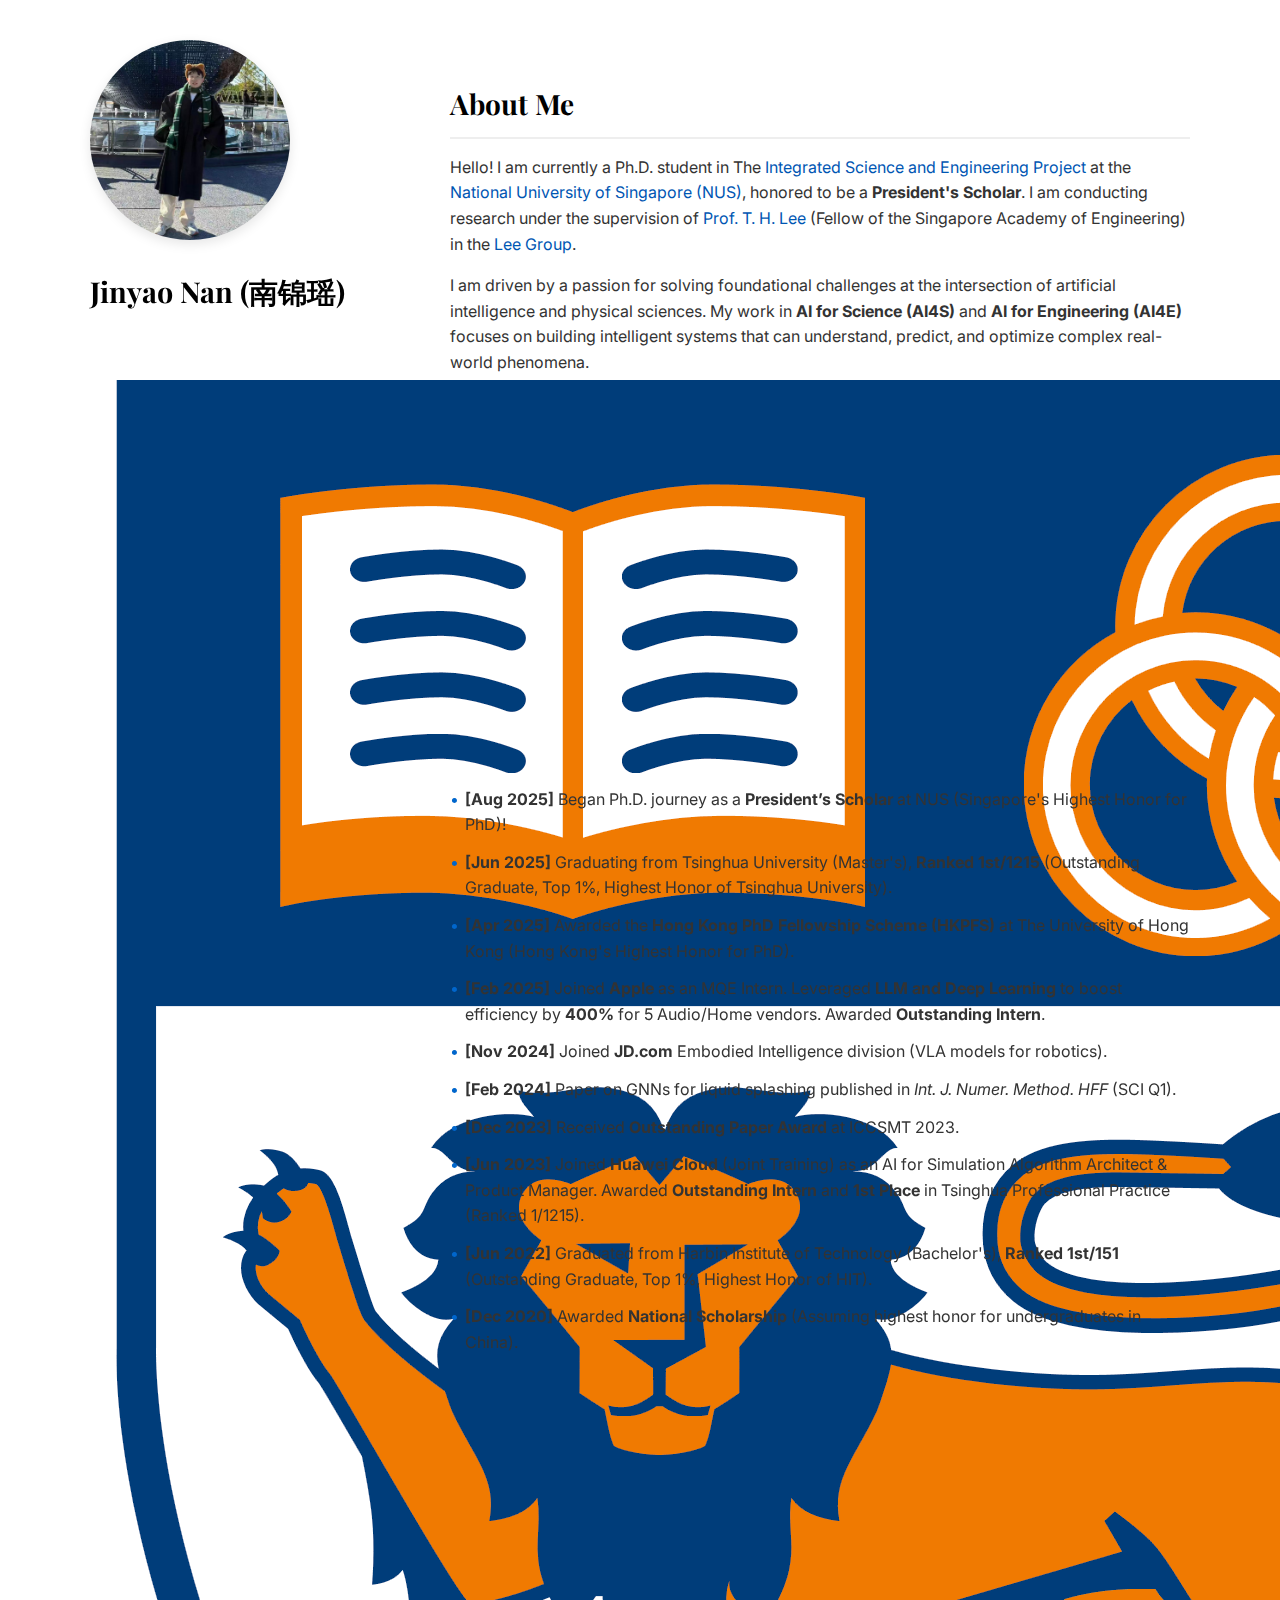
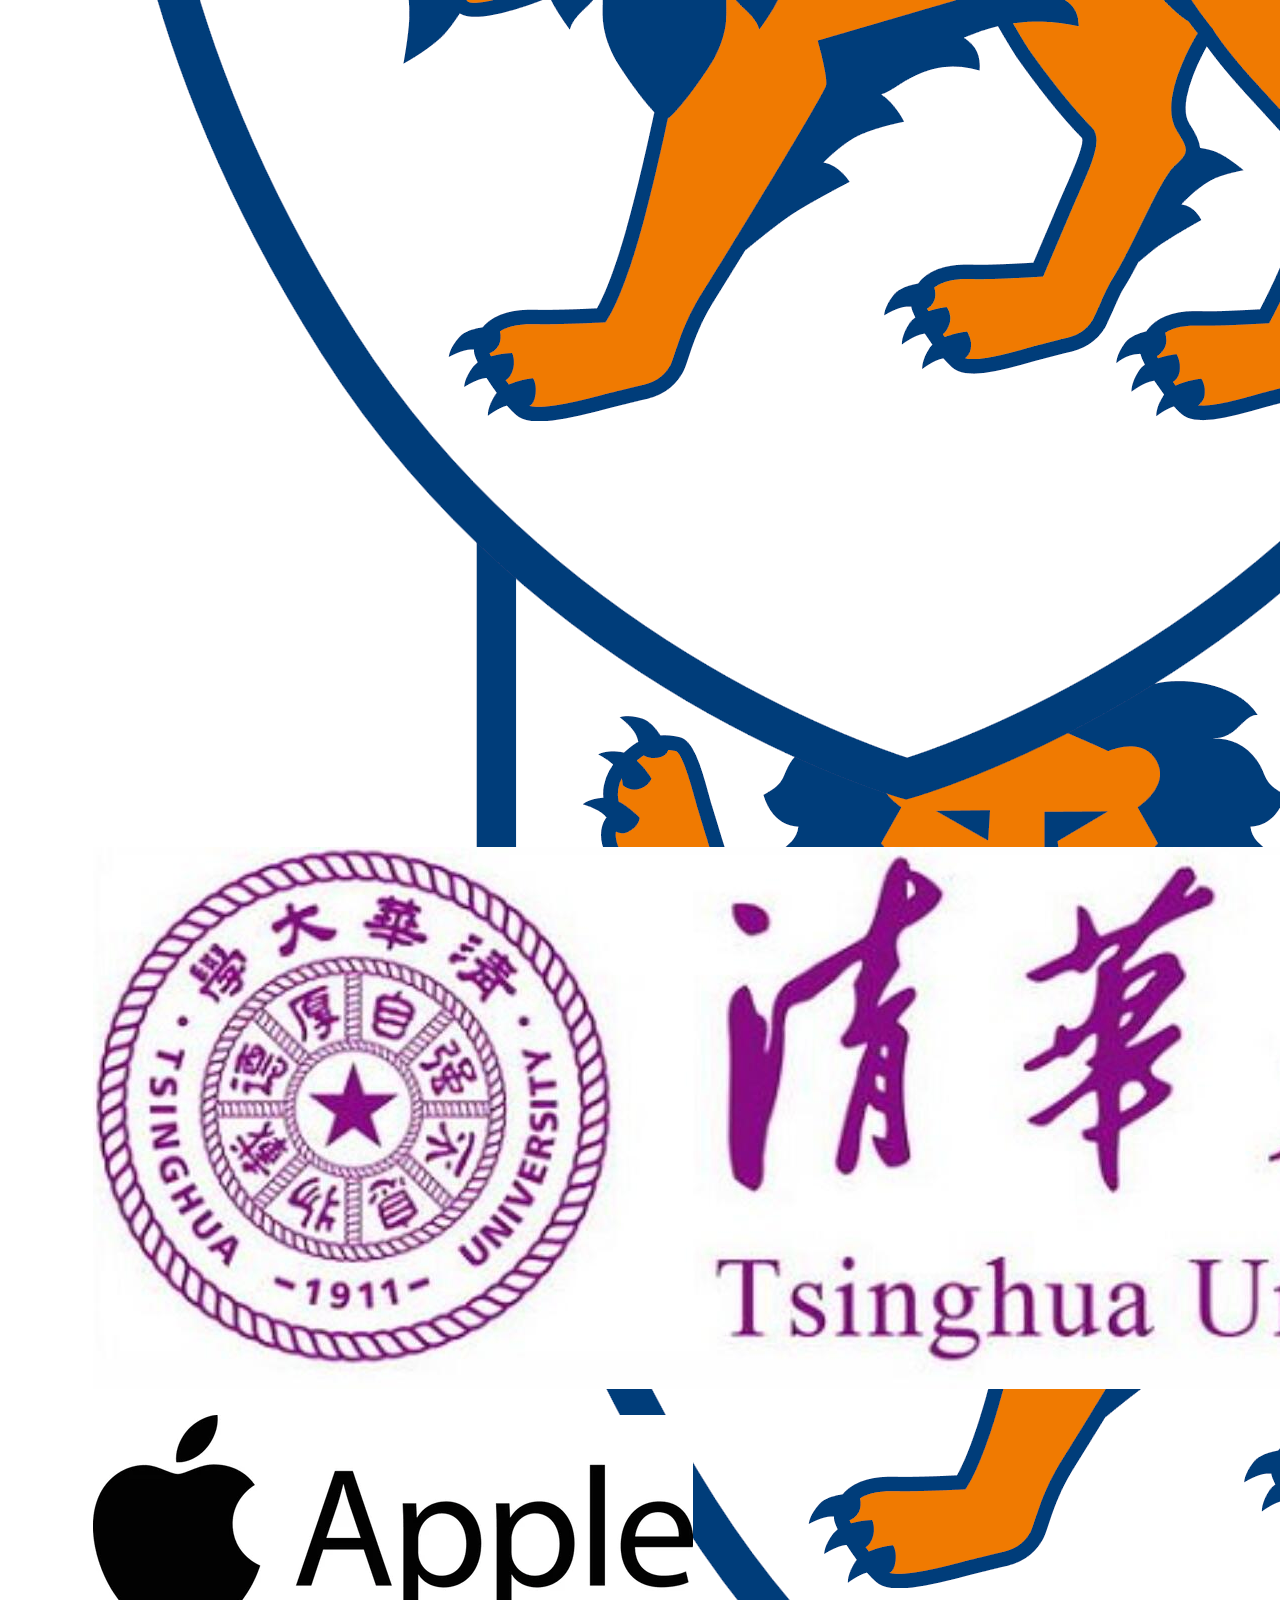
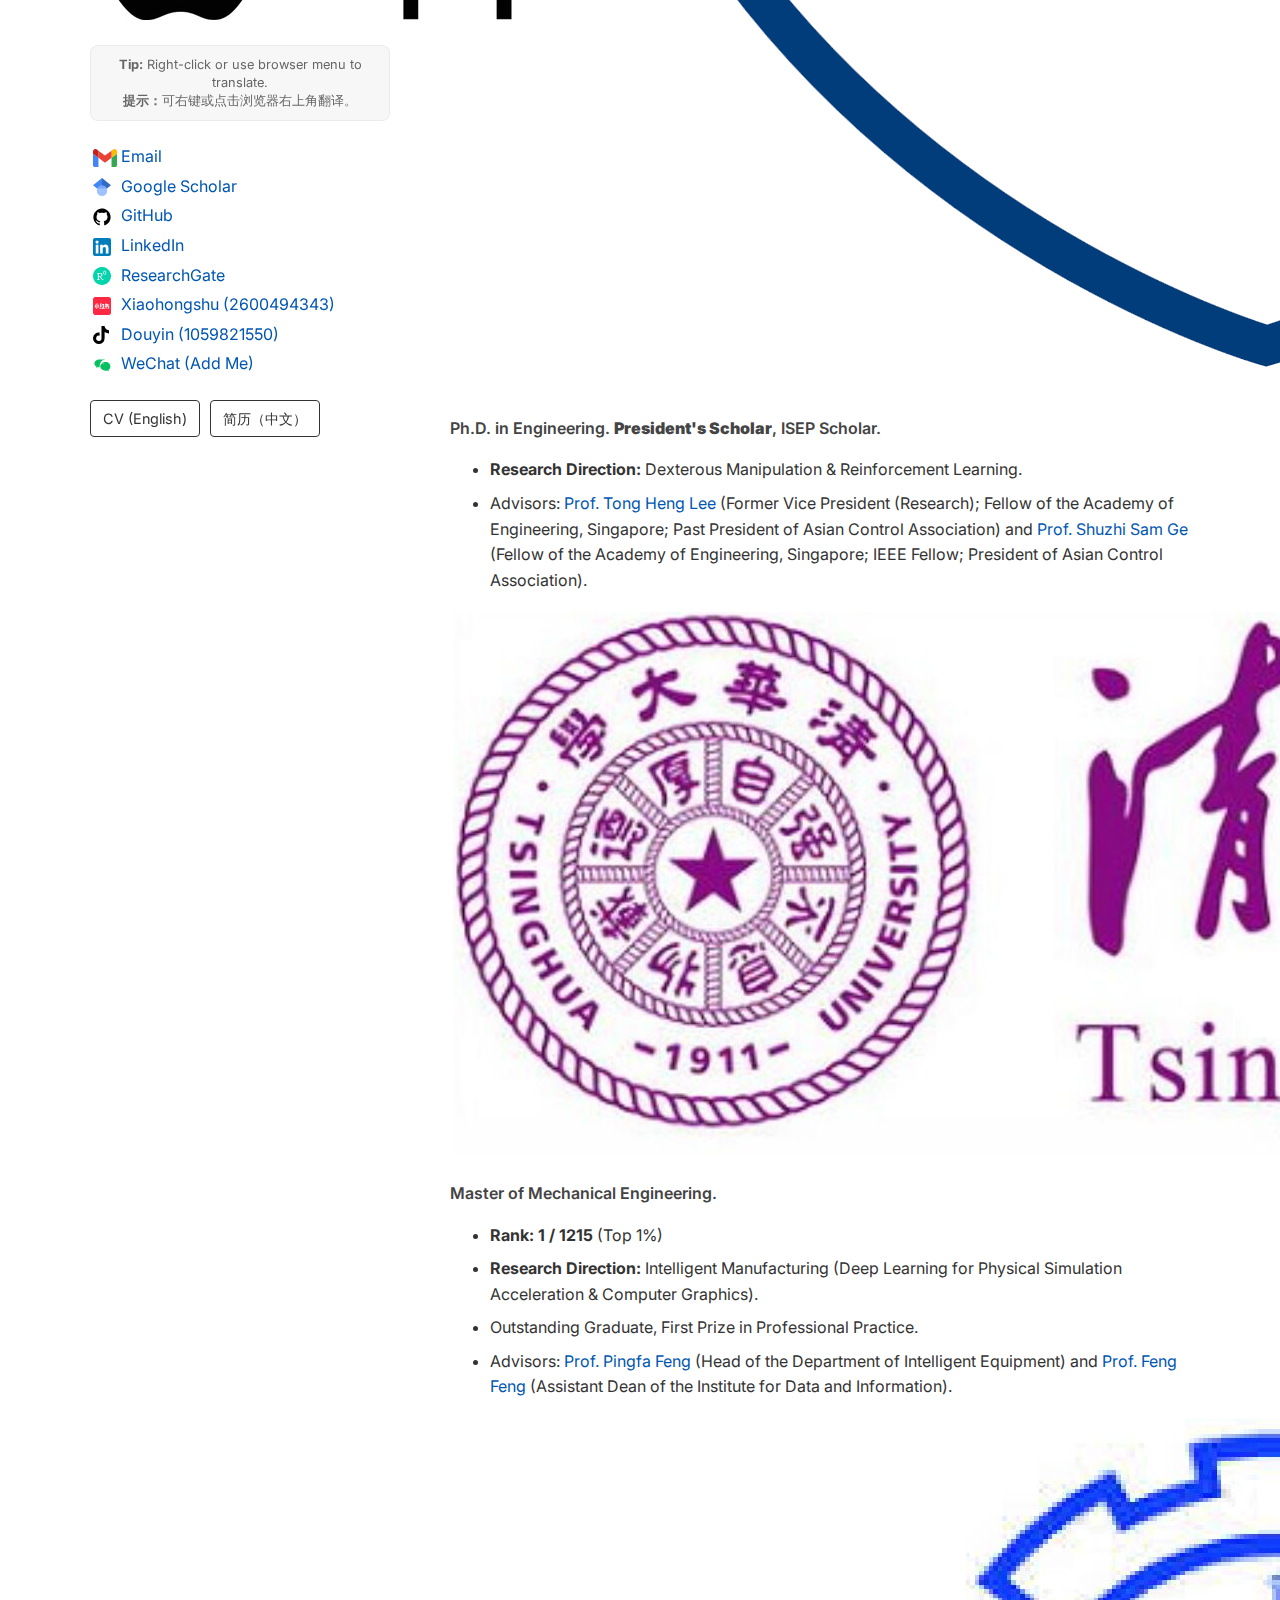
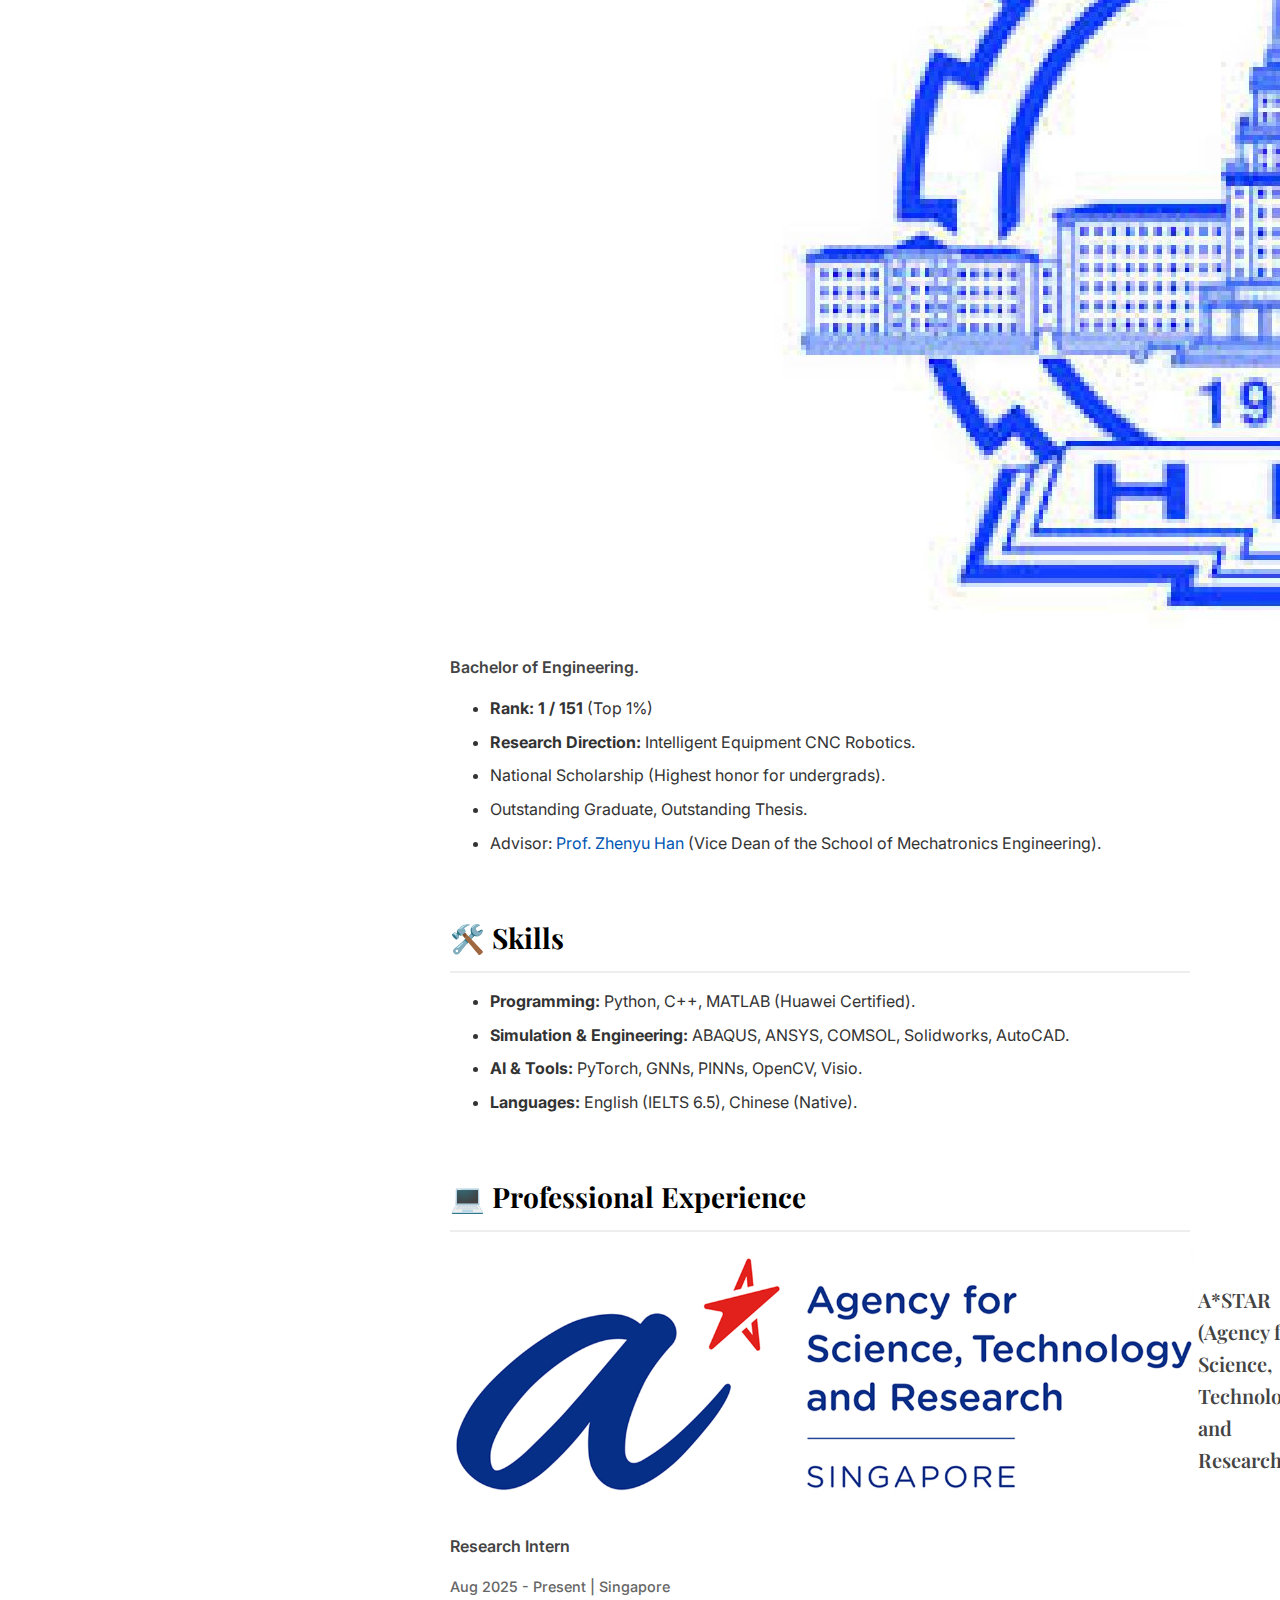
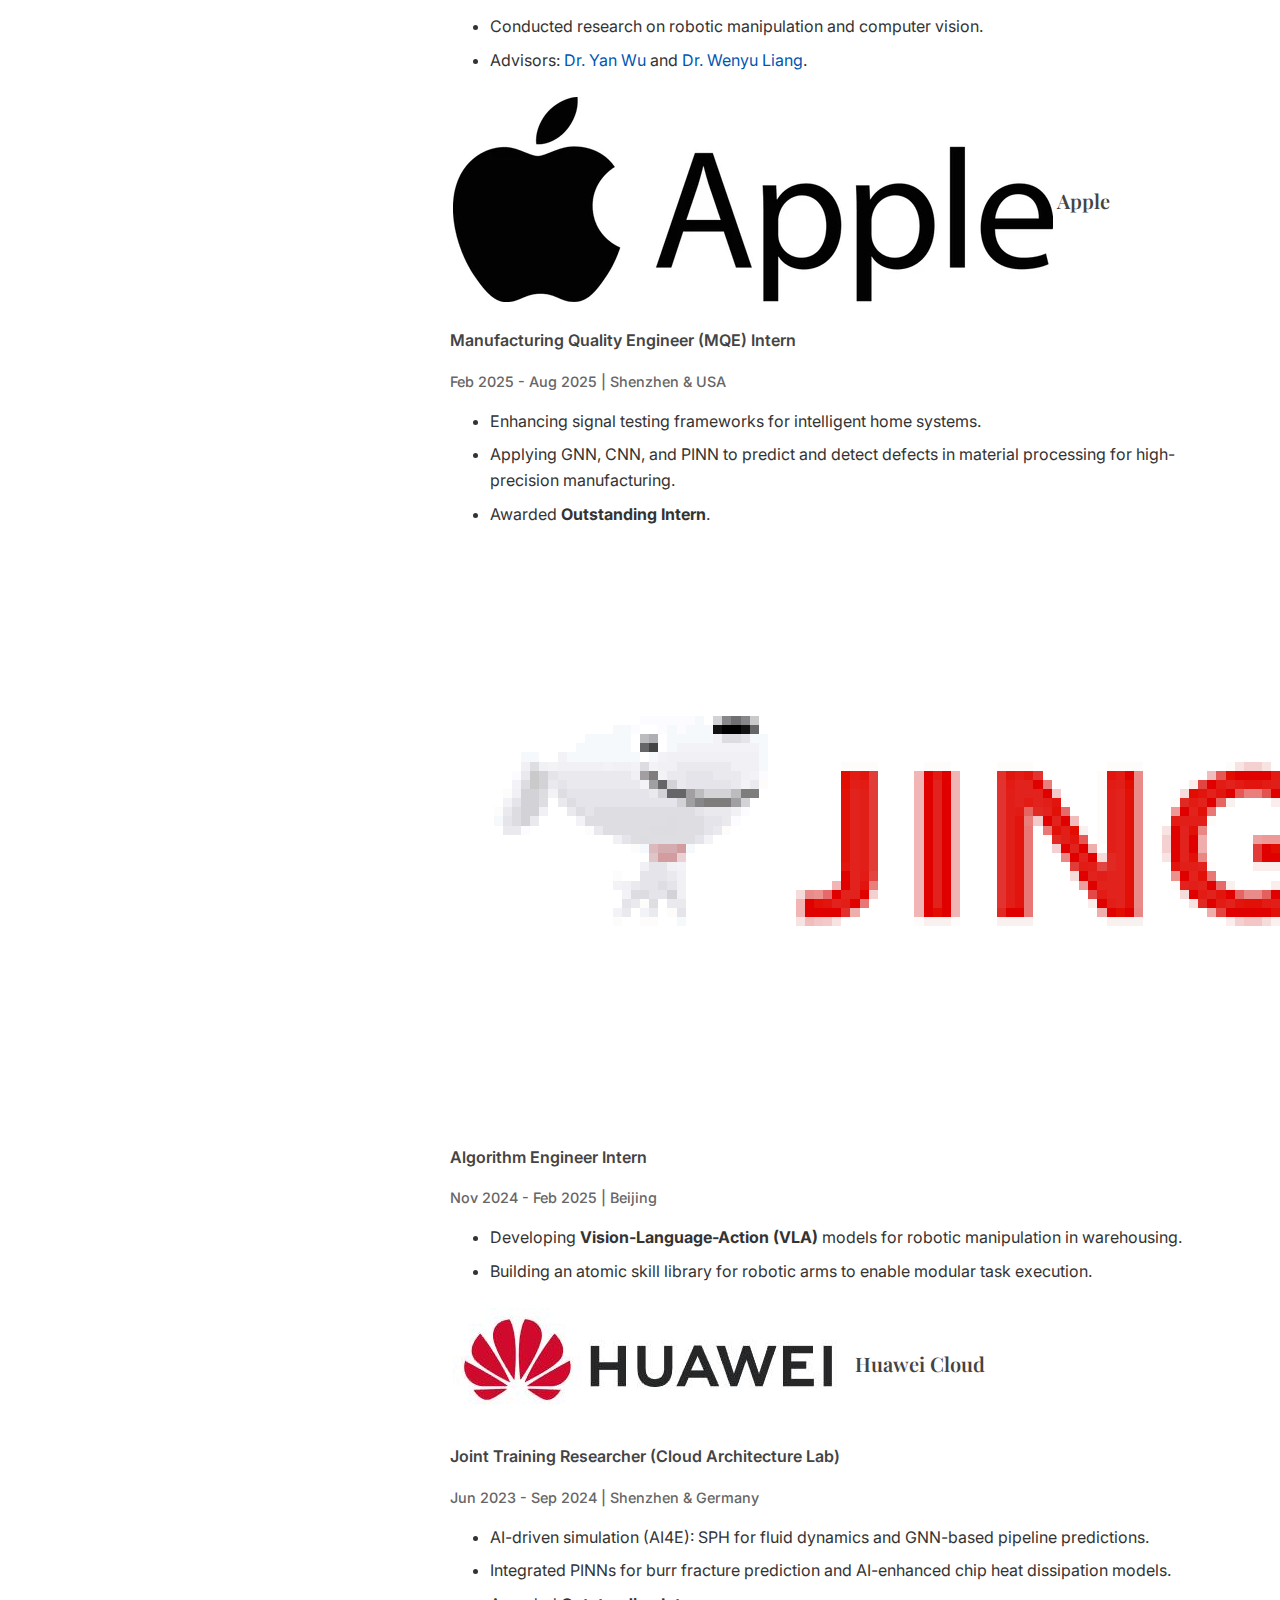
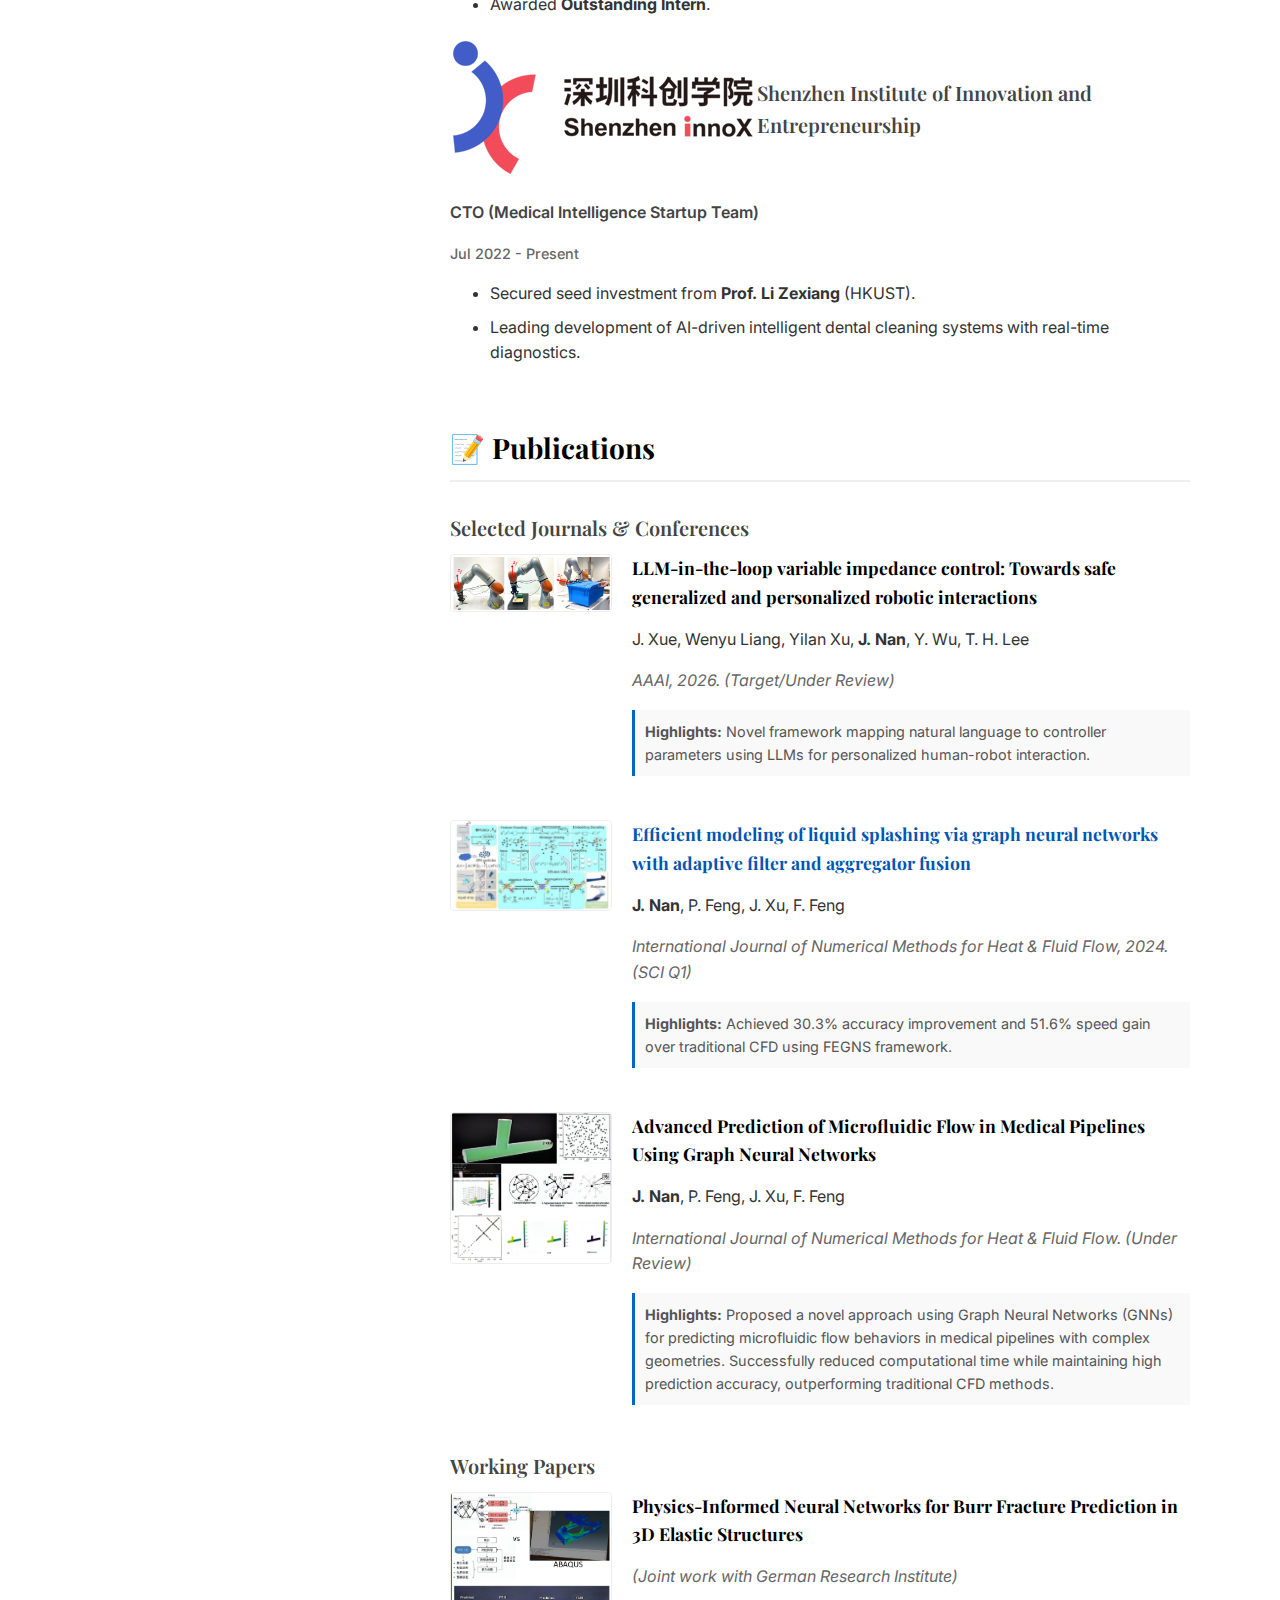
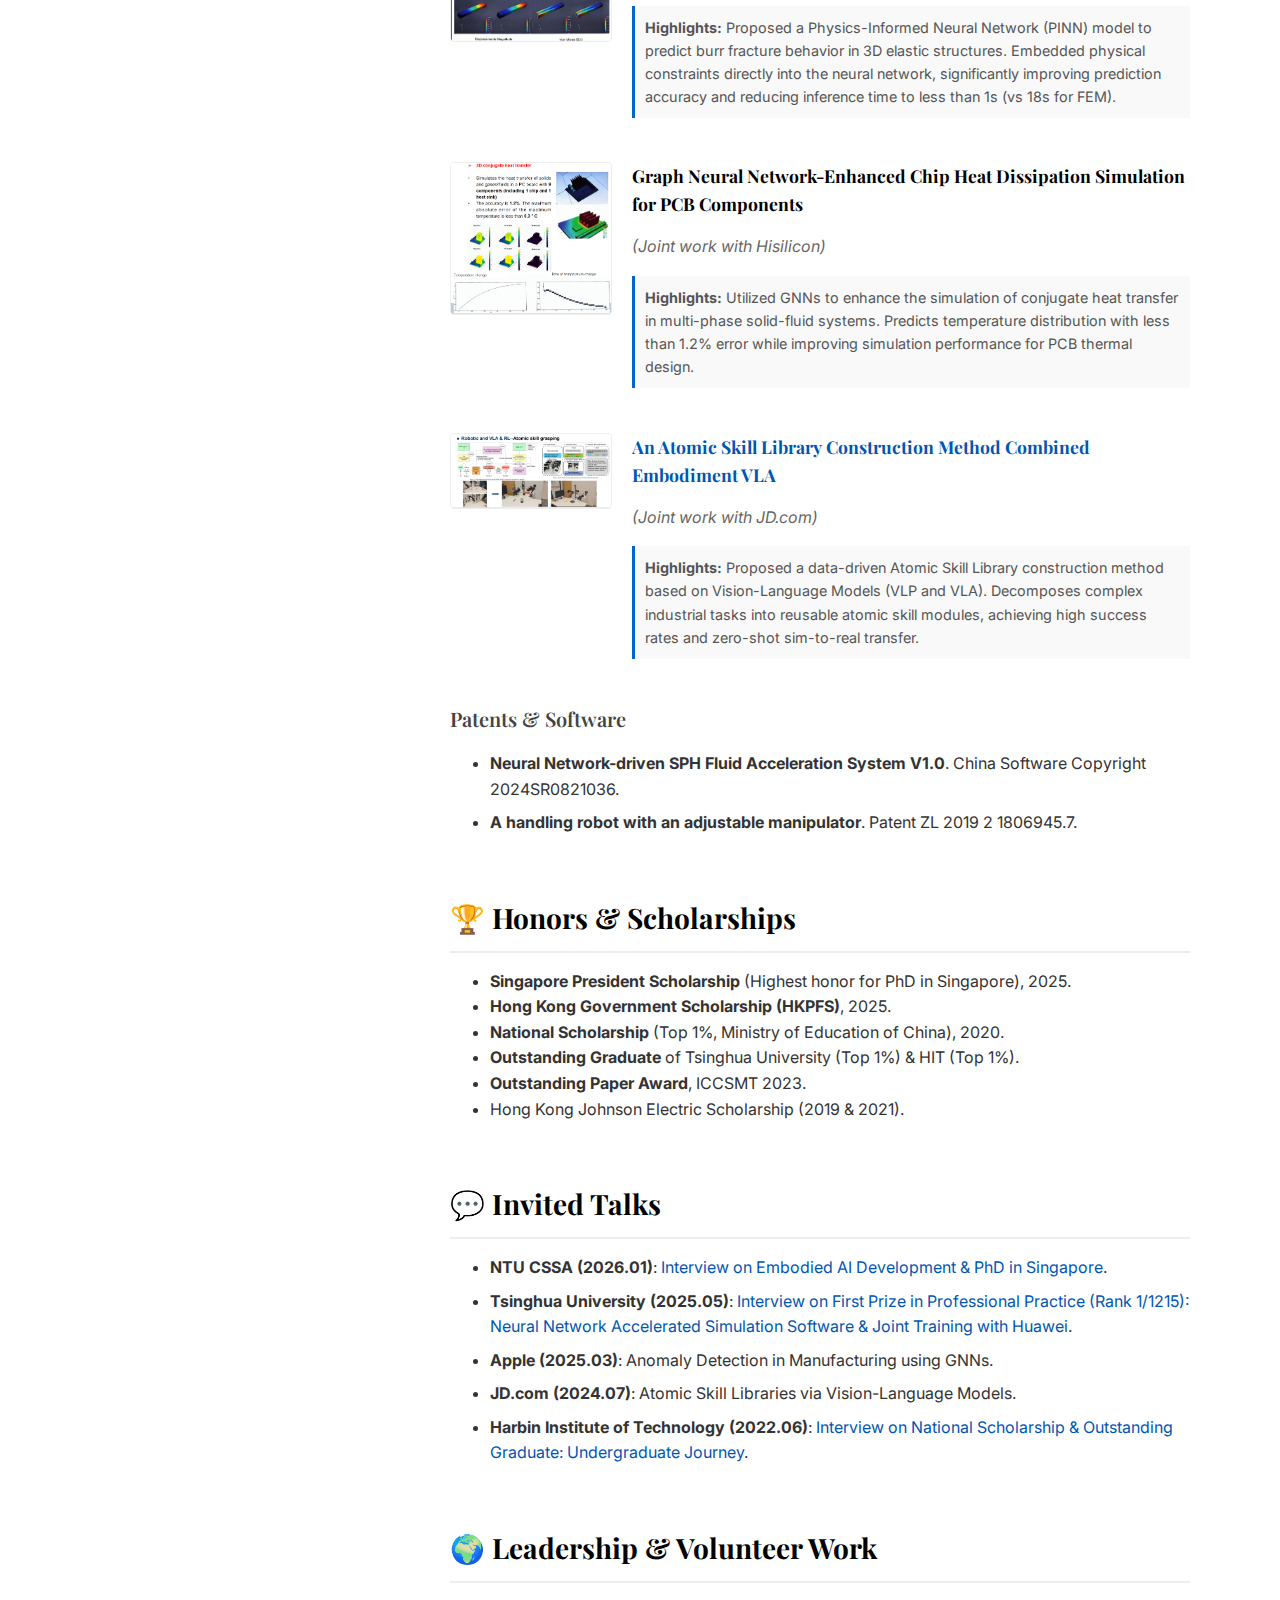
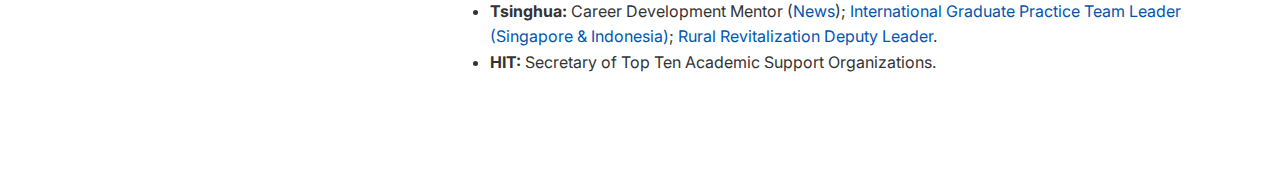
<file: index.html>
<!DOCTYPE html>
<html lang="en">

<head>
    <meta charset="UTF-8">
    <meta name="viewport" content="width=device-width, initial-scale=1.0">
    <title>Jinyao Nan (南锦瑶) - Homepage</title>
    <link rel="stylesheet" href="css/style.css?v=20260214-6">
    <link
        href="https://fonts.googleapis.com/css2?family=Inter:wght@300;400;500;600&family=Playfair+Display:wght@400;700&display=swap"
        rel="stylesheet">
    <!-- Icon for browser tab, using profile pic for now -->
    <link rel="icon" href="assets/images/profile.jpg" type="image/jpeg">
</head>

<body>
    <!-- Force Rebuild: Logos Sizing Fixed -->
    <div class="container">
        <!-- Sidebar -->
        <aside class="sidebar">
            <div class="profile-section">
                <img src="assets/images/profile.jpg" alt="Jinyao Nan" class="profile-photo">
                <h1>Jinyao Nan (南锦瑶)</h1>
                <table class="invisible-table sidebar-table">
                    <!-- NUS -->
                    <tr>
                        <td class="sidebar-logo-cell">
                            <img src="assets/images/NUS_logo.png" alt="NUS Logo" class="sidebar-logo">
                        </td>
                        <td class="content-cell">
                            <p class="affiliation" style="margin: 0; font-weight: 600;">National University of Singapore
                                <br> <span style="font-weight: 400; font-size: 0.9em;">新加坡国立大学</span>
                            </p>
                            <p class="scholars" style="margin: 2px 0 0 0; font-size: 0.9rem;">President's Scholar
                                (校长奖学金) | ISEP Scholar</p>
                        </td>
                    </tr>
                    <!-- Spacing -->
                    <tr style="height: 12px;"></tr>
                    <!-- Tsinghua -->
                    <tr>
                        <td class="sidebar-logo-cell">
                            <img src="assets/images/Tsinghua_logo.jpg" alt="Tsinghua Logo" class="sidebar-logo">
                        </td>
                        <td class="content-cell">
                            <p class="affiliation" style="margin: 0; font-weight: 600;">Tsinghua University <br> <span
                                    style="font-weight: 400; font-size: 0.9em;">清华大学</span></p>
                            <p class="scholars" style="margin: 2px 0 0 0; font-size: 0.9rem;">Rank 1 (专业第一) |
                                Outstanding Graduate (优秀毕业生)</p>
                        </td>
                    </tr>
                    <!-- Spacing -->
                    <tr style="height: 12px;"></tr>
                    <!-- Industry -->
                    <tr>
                        <td class="sidebar-logo-cell">
                            <img src="assets/images/apple_logo.webp" alt="Apple Logo" class="sidebar-logo">
                        </td>
                        <td class="content-cell">
                            <p class="affiliation" style="margin: 0; font-weight: 600;">Apple / Huawei / JD</p>
                            <p class="scholars" style="margin: 2px 0 0 0; font-size: 0.9rem;">Architect & Manager (架构师 &
                                经理)</p>
                        </td>
                    </tr>
                </table>

                <!-- Translation Hint Box -->
                <div
                    style="margin-top: 15px; padding: 10px; background: rgba(0, 0, 0, 0.03); border-radius: 8px; font-size: 0.8rem; color: #666; text-align: center; border: 1px solid rgba(0,0,0,0.05); backdrop-filter: blur(5px); line-height: 1.4;">
                    <strong>Tip:</strong> Right-click or use browser menu to translate.<br>
                    <strong>提示：</strong>可右键或点击浏览器右上角翻译。
                </div>
            </div>

            <table class="invisible-table social-table" style="margin-top: 20px;">
                <tr>
                    <td class="social-logo-cell"><img src="assets/images/gmail_logo.svg" alt="Email" class="social-logo"
                            style="height: 18px; width: auto; vertical-align: middle;"></td>
                    <td class="content-cell"><a href="mailto:nanjinyao@163.com">Email</a></td>
                </tr>
                <tr>
                    <td class="social-logo-cell"><img src="assets/images/scholar_logo.svg" alt="Scholar"
                            class="social-logo" style="height: 18px; width: auto; vertical-align: middle;"></td>
                    <td class="content-cell"><a href="https://scholar.google.com/citations?user=Ra4lyagAAAAJ&hl"
                            target="_blank">Google Scholar</a></td>
                </tr>
                <tr>
                    <td class="social-logo-cell"><img src="assets/images/github_logo.svg" alt="GitHub"
                            class="social-logo" style="height: 18px; width: auto; vertical-align: middle;"></td>
                    <td class="content-cell"><a href="https://github.com/nanjinyao" target="_blank">GitHub</a></td>
                </tr>
                <tr>
                    <td class="social-logo-cell"><img src="assets/images/linkedin_logo.svg" alt="LinkedIn"
                            class="social-logo" style="height: 18px; width: auto; vertical-align: middle;"></td>
                    <td class="content-cell"><a
                            href="https://www.linkedin.com/in/%E9%94%A6%E7%91%B6-%E5%8D%97-b701a836b"
                            target="_blank">LinkedIn</a></td>
                </tr>
                <tr>
                    <td class="social-logo-cell"><img src="assets/images/researchgate_logo.svg" alt="RG"
                            class="social-logo" style="height: 18px; width: auto; vertical-align: middle;"></td>
                    <td class="content-cell"><a href="https://www.researchgate.net/profile/Jinyao-Nan"
                            target="_blank">ResearchGate</a></td>
                </tr>
                <!-- Xiaohongshu -->
                <tr>
                    <td class="social-logo-cell"><img src="assets/images/xiaohongshu_logo.png" alt="Xiaohongshu"
                            class="social-logo" style="height: 18px; width: auto; vertical-align: middle;"></td>
                    <td class="content-cell"><a href="https://www.xiaohongshu.com/user/profile/60a4c030000000000100aa40"
                            target="_blank">Xiaohongshu (2600494343)</a></td>
                </tr>
                <!-- Douyin -->
                <tr>
                    <td class="social-logo-cell"><img src="assets/images/douyin_logo.svg" alt="Douyin"
                            class="social-logo" style="height: 18px; width: auto; vertical-align: middle;"></td>
                    <td class="content-cell"><a href="https://v.douyin.com/uMRJjepLvz0/" target="_blank">Douyin
                            (1059821550)</a></td>
                </tr>
                <!-- WeChat -->
                <tr>
                    <td class="social-logo-cell"><img src="assets/images/wechat_logo.svg" alt="WeChat"
                            class="social-logo" style="height: 18px; width: auto; vertical-align: middle;"></td>
                    <td class="content-cell"><a href="wechat_qr.html" target="_blank">WeChat (Add Me)</a></td>
                </tr>
            </table>

            <div class="cv-links">
                <a href="assets/documents/CV_EN.pdf" class="btn btn-cv" target="_blank">CV (English)</a>
                <a href="assets/documents/CV_CN.pdf" class="btn btn-cv" target="_blank">简历（中文）</a>
                <!-- Updated CVs 2026.02.15 -->
            </div>

            <!-- Visitor Map -->
            <div style="text-align:center; margin-top: 20px;">
                <script type="text/javascript" id="mmvst_globe"
                    src="//mapmyvisitors.com/globe.js?d=ZdoKXoFvE8oQfYVjLJZ_CJHAn-b8cCEbFVhr3C_V6BI"></script>
            </div>
        </aside>

        <!-- Main Content -->
        <main class="content">

            <!-- About Me -->
            <section id="about">
                <h2>About Me</h2>
                <p>
                    Hello! I am currently a Ph.D. student in The <a href="https://isep.nus.edu.sg/"
                        target="_blank">Integrated Science and Engineering Project</a> at the <a
                        href="https://zh.wikipedia.org/wiki/%E6%96%B0%E5%8A%A0%E5%9D%A1%E5%9B%BD%E7%AB%8B%E5%A4%A7%E5%AD%A6"
                        target="_blank">National University of Singapore (NUS)</a>, honored to be a <strong>President's
                        Scholar</strong>.
                    I am conducting research under the supervision of <a
                        href="https://cde.nus.edu.sg/ece/staff/lee-tong-heng/" target="_blank">Prof. T. H. Lee</a>
                    (Fellow of the Singapore Academy of Engineering) in the <a
                        href="https://scholar.google.com/citations?user=dP8oLwYAAAAJ&hl=en" target="_blank">Lee
                        Group</a>.
                </p>
                <p>
                    I am driven by a passion for solving foundational challenges at the intersection of artificial
                    intelligence and physical sciences.
                    My work in <strong>AI for Science (AI4S)</strong> and <strong>AI for Engineering (AI4E)</strong>
                    focuses on building intelligent systems that can understand, predict, and optimize complex
                    real-world phenomena.
                </p>
                <p>
                    My research experience spans top academic institutions and industry leaders. I have held positions
                    at <strong>Huawei</strong>, <strong>JD.com</strong>, and <strong>Apple</strong>, and served as a CTO
                    for a medical intelligence startup. I graduated <strong>Rank 1st</strong> from both my Master’s at
                    Tsinghua University and Undergraduate at HIT.
                </p>
                <p>
                    <strong>Research Interests:</strong>
                </p>
                <ul>
                    <li><strong>Robotic Manipulation:</strong> Dexterous hand operation, Visual tactile guidance.</li>
                    <li><strong>Embodied AI:</strong> World Models, Vision-Language-Action (VLA) models.</li>
                    <li><strong>AI for Science:</strong> GNNs, Physics-Informed Neural Networks (PINNs) for
                        fluid/structure dynamics.</li>
                    <li><strong>Control:</strong> Reinforcement learning, Learning-based control.</li>
                </ul>
            </section>

            <!-- News -->
            <section id="news">
                <h2>🔥 News</h2>
                <ul class="news-list">
                    <li><strong>[Aug 2025]</strong> Began Ph.D. journey as a <strong>President’s Scholar</strong> at
                        NUS (Singapore's Highest Honor for PhD)!</li>
                    <li><strong>[Jun 2025]</strong> Graduating from Tsinghua University (Master's), <strong>Ranked
                            1st/1215</strong> (Outstanding Graduate, Top 1%, Highest Honor of Tsinghua University).</li>
                    <li><strong>[Apr 2025]</strong> Awarded the <strong>Hong Kong PhD Fellowship Scheme (HKPFS)</strong>
                        at The University of Hong Kong (Hong Kong's Highest Honor for PhD).</li>
                    <li><strong>[Feb 2025]</strong> Joined <strong>Apple</strong> as an MQE Intern. Leveraged
                        <strong>LLM and Deep Learning</strong> to boost efficiency by <strong>400%</strong> for 5
                        Audio/Home vendors. Awarded <strong>Outstanding Intern</strong>.
                    </li>
                    <li><strong>[Nov 2024]</strong> Joined <strong>JD.com</strong> Embodied Intelligence division (VLA
                        models for robotics).</li>
                    <li><strong>[Feb 2024]</strong> Paper on GNNs for liquid splashing published in <em>Int. J. Numer.
                            Method. HFF</em> (SCI Q1).</li>
                    <li><strong>[Dec 2023]</strong> Received <strong>Outstanding Paper Award</strong> at ICCSMT 2023.
                    </li>
                    <li><strong>[Jun 2023]</strong> Joined <strong>Huawei Cloud</strong> (Joint Training) as an AI for
                        Simulation Algorithm Architect & Product Manager. Awarded <strong>Outstanding Intern</strong>
                        and <strong>1st Place</strong> in Tsinghua Professional Practice (Ranked 1/1215).</li>
                    <li><strong>[Jun 2022]</strong> Graduated from Harbin Institute of Technology (Bachelor's),
                        <strong>Ranked 1st/151</strong> (Outstanding Graduate, Top 1%, Highest Honor of HIT).
                    </li>
                    <li><strong>[Dec 2020]</strong> Awarded <strong>National Scholarship</strong> (Assuming highest
                        honor for undergraduates in China).</li>
                </ul>
            </section>

            <!-- Education -->
            <section id="education">
                <h2>📖 Education</h2>
                <div class="education-item">
                    <table class="invisible-table">
                        <tr>
                            <td class="logo-cell">
                                <img src="assets/images/NUS_logo.png" alt="NUS Logo" class="inst-logo">
                            </td>
                            <td class="content-cell">
                                <div style="display: flex; justify-content: space-between; align-items: center;">
                                    <h3>National University of Singapore (NUS)</h3>
                                    <span class="date">2025 - Present</span>
                                </div>
                            </td>
                        </tr>
                    </table>
                    <p class="role">Ph.D. in Engineering. <strong>President's Scholar</strong>, ISEP Scholar.</p>
                    <ul class="simple-list">
                        <li><strong>Research Direction:</strong> Dexterous Manipulation & Reinforcement Learning.</li>
                        <li>Advisors: <a href="https://cde.nus.edu.sg/ece/staff/lee-tong-heng/" target="_blank">Prof.
                                Tong Heng Lee</a> (Former Vice President (Research); Fellow of the Academy of
                            Engineering, Singapore; Past President of
                            Asian Control Association) and <a href="https://cde.nus.edu.sg/ece/staff/ge-shuzhi-sam/"
                                target="_blank">Prof. Shuzhi Sam Ge</a> (Fellow of the Academy of Engineering,
                            Singapore; IEEE Fellow; President of Asian Control Association).</li>
                    </ul>
                </div>

                <div class="education-item">
                    <table class="invisible-table">
                        <tr>
                            <td class="logo-cell">
                                <img src="assets/images/Tsinghua_logo.jpg" alt="Tsinghua Logo" class="inst-logo">
                            </td>
                            <td class="content-cell">
                                <div style="display: flex; justify-content: space-between; align-items: center;">
                                    <h3>Tsinghua University</h3>
                                    <span class="date">2022 - 2025</span>
                                </div>
                            </td>
                        </tr>
                    </table>
                    <p class="role">Master of Mechanical Engineering.</p>
                    <ul class="simple-list">
                        <li><strong>Rank: 1 / 1215</strong> (Top 1%)</li>
                        <li><strong>Research Direction:</strong> Intelligent Manufacturing (Deep Learning for Physical
                            Simulation Acceleration & Computer Graphics).</li>
                        <li>Outstanding Graduate, First Prize in Professional Practice.</li>
                        <li>Advisors: <a href="https://www.me.tsinghua.edu.cn/en/info/1271/1991.htm"
                                target="_blank">Prof. Pingfa Feng</a> (Head of the Department of Intelligent Equipment)
                            and <a href="https://www.sigs.tsinghua.edu.cn/ff_en/main.htm" target="_blank">Prof. Feng
                                Feng</a> (Assistant Dean of the Institute for Data and Information).</li>
                    </ul>
                </div>

                <div class="education-item">
                    <table class="invisible-table">
                        <tr>
                            <td class="logo-cell">
                                <img src="assets/images/hit_logo.jpg" alt="HIT Logo" class="inst-logo">
                            </td>
                            <td class="content-cell">
                                <div style="display: flex; justify-content: space-between; align-items: center;">
                                    <h3>Harbin Institute of Technology (HIT)</h3>
                                    <span class="date">2018 - 2022</span>
                                </div>
                            </td>
                        </tr>
                    </table>
                    <p class="role">Bachelor of Engineering.</p>
                    <ul class="simple-list">
                        <li><strong>Rank: 1 / 151</strong> (Top 1%)</li>
                        <li><strong>Research Direction:</strong> Intelligent Equipment CNC Robotics.</li>
                        <li>National Scholarship (Highest honor for undergrads).</li>
                        <li>Outstanding Graduate, Outstanding Thesis.</li>
                        <li>Advisor: <a href="https://homepage.hit.edu.cn/hanzhenyu" target="_blank">Prof. Zhenyu
                                Han</a> (Vice Dean of the School of Mechatronics Engineering).</li>
                    </ul>
                </div>
            </section>

            <!-- Skills -->
            <section id="skills">
                <h2>🛠️ Skills</h2>
                <ul class="simple-list">
                    <li><strong>Programming:</strong> Python, C++, MATLAB (Huawei Certified).</li>
                    <li><strong>Simulation & Engineering:</strong> ABAQUS, ANSYS, COMSOL, Solidworks, AutoCAD.</li>
                    <li><strong>AI & Tools:</strong> PyTorch, GNNs, PINNs, OpenCV, Visio.</li>
                    <li><strong>Languages:</strong> English (IELTS 6.5), Chinese (Native).</li>
                </ul>
            </section>

            <!-- Professional Experience -->
            <section id="experience">
                <h2>💻 Professional Experience</h2>

                <div class="job-item">
                    <table class="invisible-table">
                        <tr>
                            <td class="logo-cell">
                                <img src="assets/images/astar_logo.png" alt="A*STAR Logo" class="inst-logo">
                            </td>
                            <td class="content-cell">
                                <div style="display: flex; justify-content: space-between; align-items: center;">
                                    <h3>A*STAR (Agency for Science, Technology and Research)</h3>
                                </div>
                            </td>
                        </tr>
                    </table>
                    <p class="role">Research Intern</p>
                    <p class="date">Aug 2025 - Present | Singapore</p>
                    <ul class="simple-list">
                        <li>Conducted research on robotic manipulation and computer vision.</li>
                        <li>Advisors: <a href="https://www.a-star.edu.sg/i2r/i2r-profiles/wu-yan" target="_blank">Dr.
                                Yan Wu</a> and <a href="https://www.liangwenyu.com/" target="_blank">Dr. Wenyu
                                Liang</a>.</li>
                    </ul>
                </div>

                <div class="job-item">
                    <table class="invisible-table">
                        <tr>
                            <td class="logo-cell">
                                <img src="assets/images/apple_logo.webp" alt="Apple Logo" class="inst-logo">
                            </td>
                            <td class="content-cell">
                                <div style="display: flex; justify-content: space-between; align-items: center;">
                                    <h3>Apple</h3>
                                </div>
                            </td>
                        </tr>
                    </table>
                    <p class="role">Manufacturing Quality Engineer (MQE) Intern</p>
                    <p class="date">Feb 2025 - Aug 2025 | Shenzhen & USA</p>
                    <ul class="simple-list">
                        <li>Enhancing signal testing frameworks for intelligent home systems.</li>
                        <li>Applying GNN, CNN, and PINN to predict and detect defects in material processing for
                            high-precision manufacturing.</li>
                        <li>Awarded <strong>Outstanding Intern</strong>.</li>
                    </ul>
                </div>

                <div class="job-item">
                    <table class="invisible-table">
                        <tr>
                            <td class="logo-cell">
                                <img src="assets/images/jingdong_logo.png" alt="JD Logo" class="inst-logo">
                            </td>
                            <td class="content-cell">
                                <div style="display: flex; justify-content: space-between; align-items: center;">
                                    <h3>JD Technology (JD.com)</h3>
                                </div>
                            </td>
                        </tr>
                    </table>
                    <p class="role">Algorithm Engineer Intern</p>
                    <p class="date">Nov 2024 - Feb 2025 | Beijing</p>
                    <ul class="simple-list">
                        <li>Developing <strong>Vision-Language-Action (VLA)</strong> models for robotic manipulation in
                            warehousing.</li>
                        <li>Building an atomic skill library for robotic arms to enable modular task execution.</li>
                    </ul>
                </div>

                <div class="job-item">
                    <table class="invisible-table">
                        <tr>
                            <td class="logo-cell">
                                <img src="assets/images/huawei_logo.jpg" alt="Huawei Logo" class="inst-logo">
                            </td>
                            <td class="content-cell">
                                <div style="display: flex; justify-content: space-between; align-items: center;">
                                    <h3>Huawei Cloud</h3>
                                </div>
                            </td>
                        </tr>
                    </table>
                    <p class="role">Joint Training Researcher (Cloud Architecture Lab)</p>
                    <p class="date">Jun 2023 - Sep 2024 | Shenzhen & Germany</p>
                    <ul class="simple-list">
                        <li>AI-driven simulation (AI4E): SPH for fluid dynamics and GNN-based pipeline predictions.</li>
                        <li>Integrated PINNs for burr fracture prediction and AI-enhanced chip heat dissipation models.
                        </li>
                        <li>Awarded <strong>Outstanding Intern</strong>.</li>
                    </ul>
                </div>



                <div class="job-item">
                    <table class="invisible-table">
                        <tr>
                            <td class="logo-cell">
                                <img src="assets/images/科创学院_logo.png" alt="Shenzhen Institute Logo" class="inst-logo">
                            </td>
                            <td class="content-cell">
                                <div style="display: flex; justify-content: space-between; align-items: center;">
                                    <h3>Shenzhen Institute of Innovation and Entrepreneurship</h3>
                                </div>
                            </td>
                        </tr>
                    </table>
                    <p class="role">CTO (Medical Intelligence Startup Team)</p>
                    <p class="date">Jul 2022 - Present</p>
                    <ul class="simple-list">
                        <li>Secured seed investment from <strong>Prof. Li Zexiang</strong> (HKUST).</li>
                        <li>Leading development of AI-driven intelligent dental cleaning systems with real-time
                            diagnostics.</li>
                    </ul>
                </div>
            </section>

            <!-- Publications -->
            <section id="publications">
                <h2>📝 Publications</h2>

                <h3>Selected Journals & Conferences</h3>

                <!-- AAAI 2026 -->
                <!-- AAAI 2026 -->
                <div class="publication-item">
                    <div class="pub-image">
                        <img src="assets/images/paper-AAAI.png" alt="AAAI Paper">
                    </div>
                    <div class="pub-content">
                        <h4>LLM-in-the-loop variable impedance control: Towards safe generalized and personalized
                            robotic interactions</h4>
                        <p class="authors">J. Xue, Wenyu Liang, Yilan Xu, <strong>J. Nan</strong>, Y. Wu, T. H. Lee</p>
                        <p class="venue"><em>AAAI</em>, 2026. (Target/Under Review)</p>
                        <p class="highlights">
                            <strong>Highlights:</strong> Novel framework mapping natural language to controller
                            parameters using LLMs for personalized human-robot interaction.
                        </p>
                    </div>
                </div>

                <!-- Splashing Paper -->
                <div class="publication-item">
                    <div class="pub-image">
                        <img src="assets/images/paper1.png" alt="Liquid Splashing Paper">
                    </div>
                    <div class="pub-content">
                        <h4><a href="https://www.emerald.com/hff/article-abstract/34/6/2513/1236519/Efficient-modeling-of-liquid-splashing-via-graph?redirectedFrom=fulltext"
                                target="_blank">Efficient modeling of liquid splashing via graph neural networks with
                                adaptive filter and aggregator fusion</a></h4>
                        <p class="authors"><strong>J. Nan</strong>, P. Feng, J. Xu, F. Feng</p>
                        <p class="venue"><em>International Journal of Numerical Methods for Heat & Fluid Flow</em>,
                            2024. (SCI Q1)</p>
                        <p class="highlights">
                            <strong>Highlights:</strong> Achieved 30.3% accuracy improvement and 51.6% speed gain over
                            traditional CFD using FEGNS framework.
                        </p>
                    </div>
                </div>

                <div class="publication-item">
                    <div class="pub-image">
                        <img src="assets/images/paper-pipe.png" alt="Microfluidic Flow Paper">
                    </div>
                    <div class="pub-content">
                        <h4>Advanced Prediction of Microfluidic Flow in Medical Pipelines Using Graph Neural Networks
                        </h4>
                        <p class="authors"><strong>J. Nan</strong>, P. Feng, J. Xu, F. Feng</p>
                        <p class="venue"><em>International Journal of Numerical Methods for Heat & Fluid Flow</em>.
                            (Under Review)</p>
                        <p class="highlights">
                            <strong>Highlights:</strong> Proposed a novel approach using Graph Neural Networks (GNNs)
                            for predicting microfluidic flow behaviors in medical pipelines with complex geometries.
                            Successfully reduced computational time while maintaining high prediction accuracy,
                            outperforming traditional CFD methods.
                        </p>
                    </div>
                </div>

                <h3>Working Papers</h3>

                <!-- Burr Fracture Paper -->
                <div class="publication-item">
                    <div class="pub-image">
                        <img src="assets/images/paper-PINN.png" alt="Burr Fracture Paper">
                    </div>
                    <div class="pub-content">
                        <h4>Physics-Informed Neural Networks for Burr Fracture Prediction in 3D Elastic Structures</h4>
                        <p class="venue">(Joint work with German Research Institute)</p>
                        <p class="highlights">
                            <strong>Highlights:</strong> Proposed a Physics-Informed Neural Network (PINN) model to
                            predict burr fracture behavior in 3D elastic structures. Embedded physical constraints
                            directly into the neural network, significantly improving prediction accuracy and reducing
                            inference time to less than 1s (vs 18s for FEM).
                        </p>
                    </div>
                </div>

                <!-- Chip Heat Dissipation Paper -->
                <div class="publication-item">
                    <div class="pub-image">
                        <img src="assets/images/paper-heat.png" alt="Chip Heat Dissipation Paper">
                    </div>
                    <div class="pub-content">
                        <h4>Graph Neural Network-Enhanced Chip Heat Dissipation Simulation for PCB Components</h4>
                        <p class="venue">(Joint work with Hisilicon)</p>
                        <p class="highlights">
                            <strong>Highlights:</strong> Utilized GNNs to enhance the simulation of conjugate heat
                            transfer in multi-phase solid-fluid systems. Predicts temperature distribution with less
                            than 1.2% error while improving simulation performance for PCB thermal design.
                        </p>
                    </div>
                </div>

                <!-- Atomic Skill VLA Paper -->
                <div class="publication-item">
                    <div class="pub-image">
                        <img src="assets/images/paper-Jingdong.png" alt="Atomic Skill VLA Paper">
                    </div>
                    <div class="pub-content">
                        <h4><a href="https://arxiv.org/abs/2501.15068" target="_blank">An Atomic Skill Library
                                Construction Method Combined Embodiment VLA</a></h4>
                        <p class="venue">(Joint work with JD.com)</p>
                        <p class="highlights">
                            <strong>Highlights:</strong> Proposed a data-driven Atomic Skill Library construction method
                            based on Vision-Language Models (VLP and VLA). Decomposes complex industrial tasks into
                            reusable atomic skill modules, achieving high success rates and zero-shot sim-to-real
                            transfer.
                        </p>
                    </div>
                </div>

                <h3>Patents & Software</h3>
                <ul class="simple-list">
                    <li><strong>Neural Network-driven SPH Fluid Acceleration System V1.0</strong>. China Software
                        Copyright 2024SR0821036.</li>
                    <li><strong>A handling robot with an adjustable manipulator</strong>. Patent ZL 2019 2 1806945.7.
                    </li>
                </ul>
            </section>

            <!-- Honors -->
            <section id="honors">
                <h2>🏆 Honors & Scholarships</h2>
                <div class="honor-category">
                    <ul>
                        <li><strong>Singapore President Scholarship</strong> (Highest honor for PhD in Singapore), 2025.
                        </li>
                        <li><strong>Hong Kong Government Scholarship (HKPFS)</strong>, 2025.</li>
                        <li><strong>National Scholarship</strong> (Top 1%, Ministry of Education of China), 2020.</li>
                        <li><strong>Outstanding Graduate</strong> of Tsinghua University (Top 1%) & HIT (Top 1%).</li>
                        <li><strong>Outstanding Paper Award</strong>, ICCSMT 2023.</li>
                        <li>Hong Kong Johnson Electric Scholarship (2019 & 2021).</li>
                    </ul>
                </div>
            </section>

            <!-- Talks -->
            <section id="talks">
                <h2>💬 Invited Talks</h2>
                <ul class="simple-list">
                    <li><strong>NTU CSSA (2026.01)</strong>: <a
                            href="https://www.xiaohongshu.com/discovery/item/6981f52d000000001a02156b?source=webshare&xhsshare=pc_web&xsec_token=ABQgpW3WiAwrWjRIztmkPwmgGU-Tz-X9Oq73V2YIwF6Yk=&xsec_source=pc_share"
                            target="_blank">Interview on Embodied AI Development & PhD in Singapore</a>.</li>
                    <li><strong>Tsinghua University (2025.05)</strong>: <a
                            href="https://mp.weixin.qq.com/s/P6rehPfUxBhU5V-Qde7jtA" target="_blank">Interview on
                            First Prize in Professional Practice (Rank 1/1215): Neural Network Accelerated Simulation
                            Software & Joint Training with Huawei</a>.</li>
                    <li><strong>Apple (2025.03)</strong>: Anomaly Detection in Manufacturing using GNNs.</li>
                    <li><strong>JD.com (2024.07)</strong>: Atomic Skill Libraries via Vision-Language Models.</li>
                    <li><strong>Harbin Institute of Technology (2022.06)</strong>: <a
                            href="https://mp.weixin.qq.com/s/wQKn5dqZ2puuGJVcUcdLrA" target="_blank">Interview on
                            National Scholarship & Outstanding Graduate: Undergraduate Journey</a>.</li>
                </ul>
            </section>

            <!-- Leadership -->
            <section id="leadership">
                <h2>🌍 Leadership & Volunteer Work</h2>
                <ul>
                    <li><strong>Tsinghua:</strong> Career Development Mentor (<a
                            href="https://mp.weixin.qq.com/s/58hnpqdbIqItJY1Jn5essw" target="_blank">News</a>);
                        <a href="https://mp.weixin.qq.com/s/bOyVXnQ1atuBeTdgpinuDQ" target="_blank">International
                            Graduate Practice Team Leader (Singapore & Indonesia)</a>;
                        <a href="https://mp.weixin.qq.com/s/JqJ9K-6B8LQUmyx5ZB3htA" target="_blank">Rural
                            Revitalization Deputy Leader</a>.
                    </li>
                    <li><strong>HIT:</strong> Secretary of Top Ten Academic Support Organizations.</li>
                </ul>
            </section>

        </main>
    </div>

</body>

</html>
</file>
<file: css/style.css>
/* Global Styles */
:root {
    --bg-color: #ffffff;
    --text-color: #333333;
    --accent-color: #0066cc; /* Academic Blue */
    --link-color: #0056b3;
    --secondary-text: #666666;
    --border-color: #eeeeee;
    --sidebar-width: 300px;
    --max-width: 1100px;
}

body {
    font-family: 'Inter', sans-serif;
    color: var(--text-color);
    background-color: var(--bg-color);
    line-height: 1.6;
    margin: 0;
    padding: 0;
}

a {
    color: var(--link-color);
    text-decoration: none;
    transition: color 0.2s ease;
}

a:hover {
    color: #003d82;
    text-decoration: underline;
}

h1, h2, h3, h4 {
    font-family: 'Playfair Display', serif;
    color: #000;
    margin-top: 1.5em;
    margin-bottom: 0.5em;
}

h1 { font-size: 2rem; margin-top: 0; }
h2 { font-size: 1.75rem; border-bottom: 2px solid var(--border-color); padding-bottom: 10px; }
h3 { font-size: 1.25rem; font-weight: 600; color: #444; }

/* Layout */
.container {
    max-width: var(--max-width);
    margin: 0 auto;
    display: flex;
    padding: 40px 20px;
    gap: 60px;
}

/* Sidebar */
.sidebar {
    width: var(--sidebar-width);
    flex-shrink: 0;
    text-align: left;
    position: sticky;
    top: 40px;
    height: fit-content;
}

.profile-photo {
    width: 200px;
    height: 200px;
    border-radius: 50%;
    object-fit: cover;
    margin-bottom: 20px;
    box-shadow: 0 4px 12px rgba(0,0,0,0.1);
}

.profile-section h1 {
    font-size: 1.8rem;
    margin-bottom: 5px;
}

.title, .affiliation, .scholars {
    margin: 5px 0;
    color: var(--secondary-text);
    font-size: 0.95rem;
}

.contact-links {
    display: flex;
    flex-direction: column;
    gap: 8px;
    margin-top: 20px;
}

.cv-links {
    margin-top: 20px;
    display: flex;
    gap: 10px;
    flex-wrap: wrap;
}

.btn-cv {
    display: inline-block;
    padding: 6px 12px;
    border: 1px solid var(--text-color);
    color: var(--text-color);
    border-radius: 4px;
    font-size: 0.9rem;
    text-decoration: none;
}

.btn-cv:hover {
    background-color: var(--text-color);
    color: #fff;
    text-decoration: none;
}

.xiaohongshu {
    margin-top: 30px;
    font-size: 0.85rem;
    color: var(--secondary-text);
    border-top: 1px solid var(--border-color);
    padding-top: 10px;
}

/* Main Content */
.content {
    flex-grow: 1;
    min-width: 0; /* Prevents overflow */
}

section {
    margin-bottom: 60px;
}

/* Specific Section Styles */
.news-list {
    list-style: none;
    padding: 0;
}

.news-list li {
    margin-bottom: 12px;
    position: relative;
    padding-left: 15px;
}

.news-list li::before {
    content: "•";
    position: absolute;
    left: 0;
    color: var(--accent-color);
}

/* Publications */
.publication-item {
    display: flex;
    gap: 20px;
    margin-bottom: 30px;
    align-items: flex-start;
}

.pub-image img {
    width: 160px;
    height: auto;
    border-radius: 4px;
    border: 1px solid #eee;
}

.pub-content {
    flex: 1;
}

.pub-content h4 {
    margin: 0 0 5px 0;
    font-size: 1.1rem;
}

.pub-content .venue {
    font-style: italic;
    color: var(--secondary-text);
}

.pub-content .highlights {
    font-size: 0.9rem;
    color: #555;
    margin-top: 8px;
    background: #f9f9f9;
    padding: 10px;
    border-left: 3px solid var(--accent-color);
}

/* Simple Lists */
.simple-list li {
    margin-bottom: 8px;
}

/* Education & Jobs */
.edu-item, .job-item {
    margin-bottom: 20px;
}

.edu-header {
    display: flex;
    justify-content: space-between;
    align-items: baseline;
}

.edu-header h3, .job-item h3 {
    margin-bottom: 4px;
    margin-top: 0;
}

.date {
    font-size: 0.9rem;
    color: var(--secondary-text);
    font-weight: 500;
}

.role {
    font-weight: 600;
    color: #444;
}

/* Responsive */
@media (max-width: 768px) {
    .container {
        flex-direction: column;
        padding: 20px;
    }

    .sidebar {
        width: 100%;
        position: relative;
        text-align: center;
        top: 0;
        border-bottom: 1px solid var(--border-color);
        padding-bottom: 20px;
        margin-bottom: 20px;
    }

    .contact-links {
        align-items: center;
    }
    
    .cv-links {
        justify-content: center;
    }

    .publication-item {
        flex-direction: column;
    }

    .pub-image img {
        width: 100%;
        max-width: 300px;
    }
}
</file>
